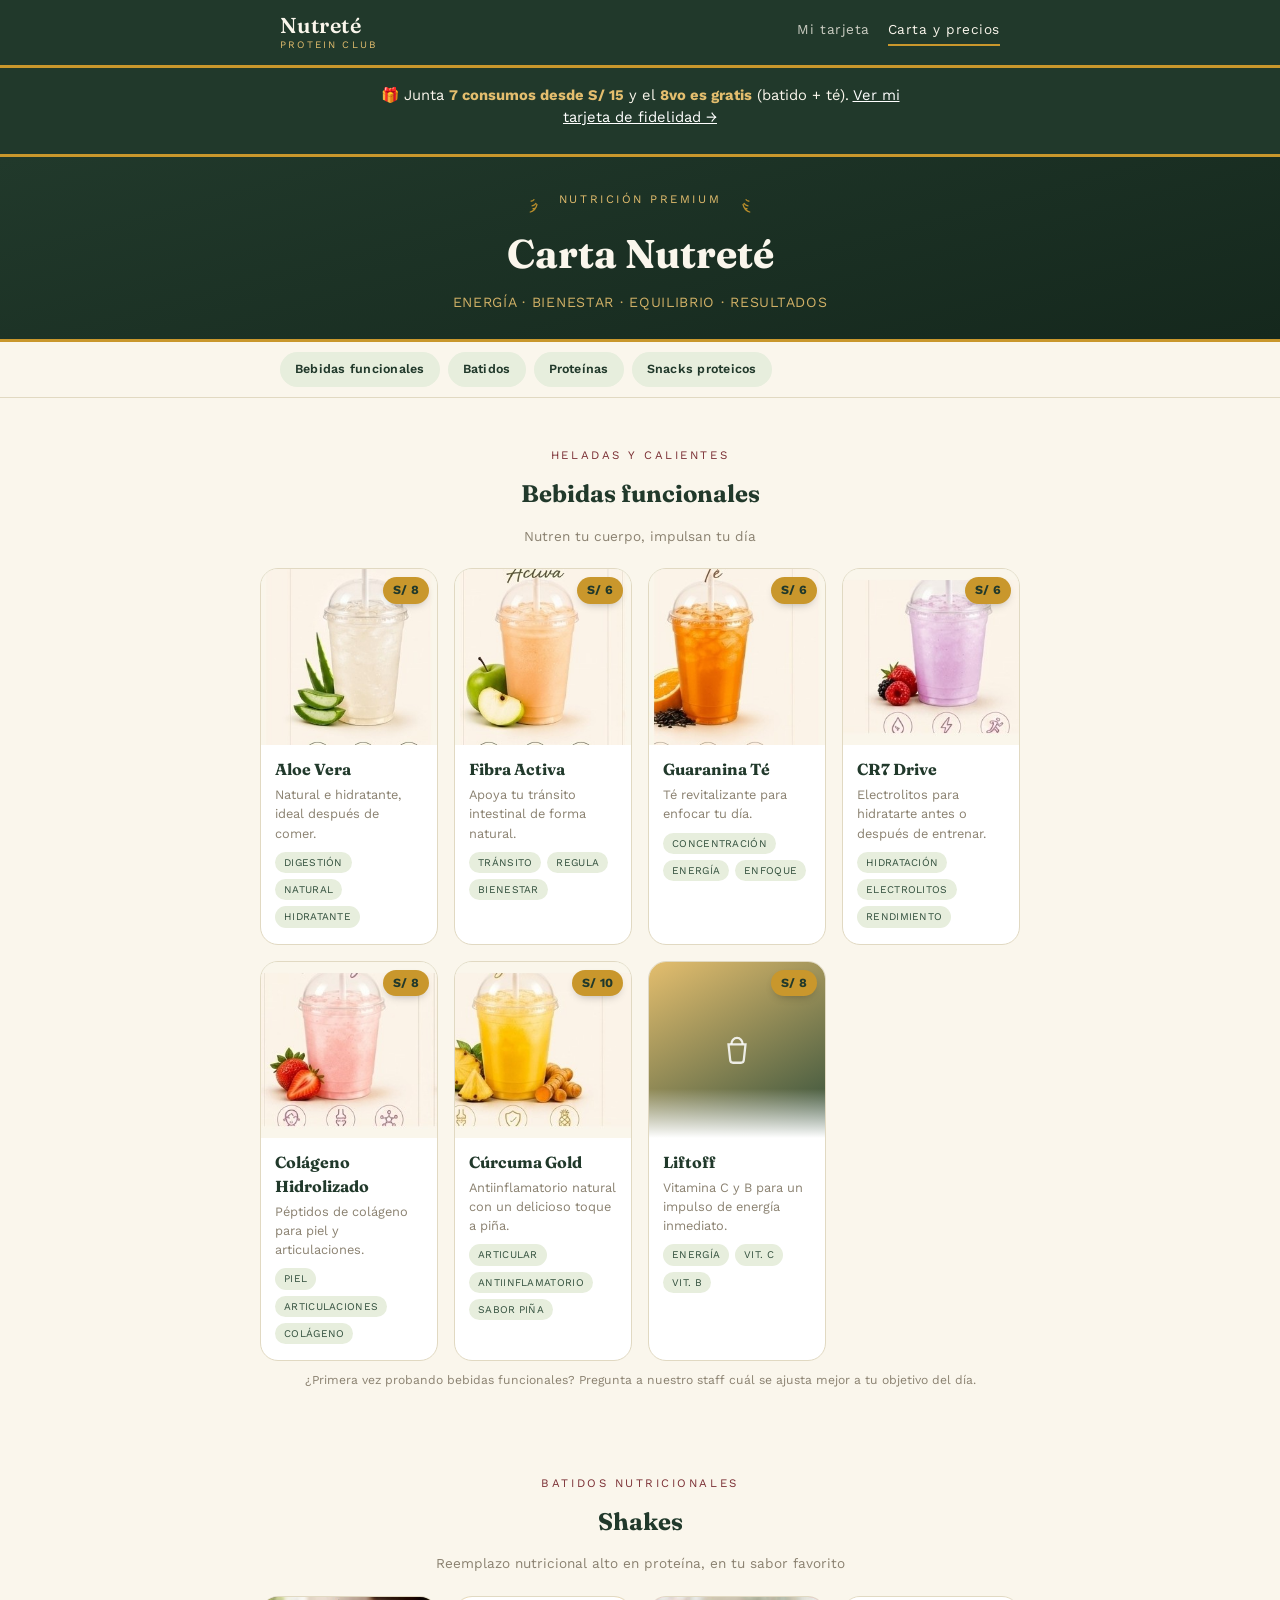
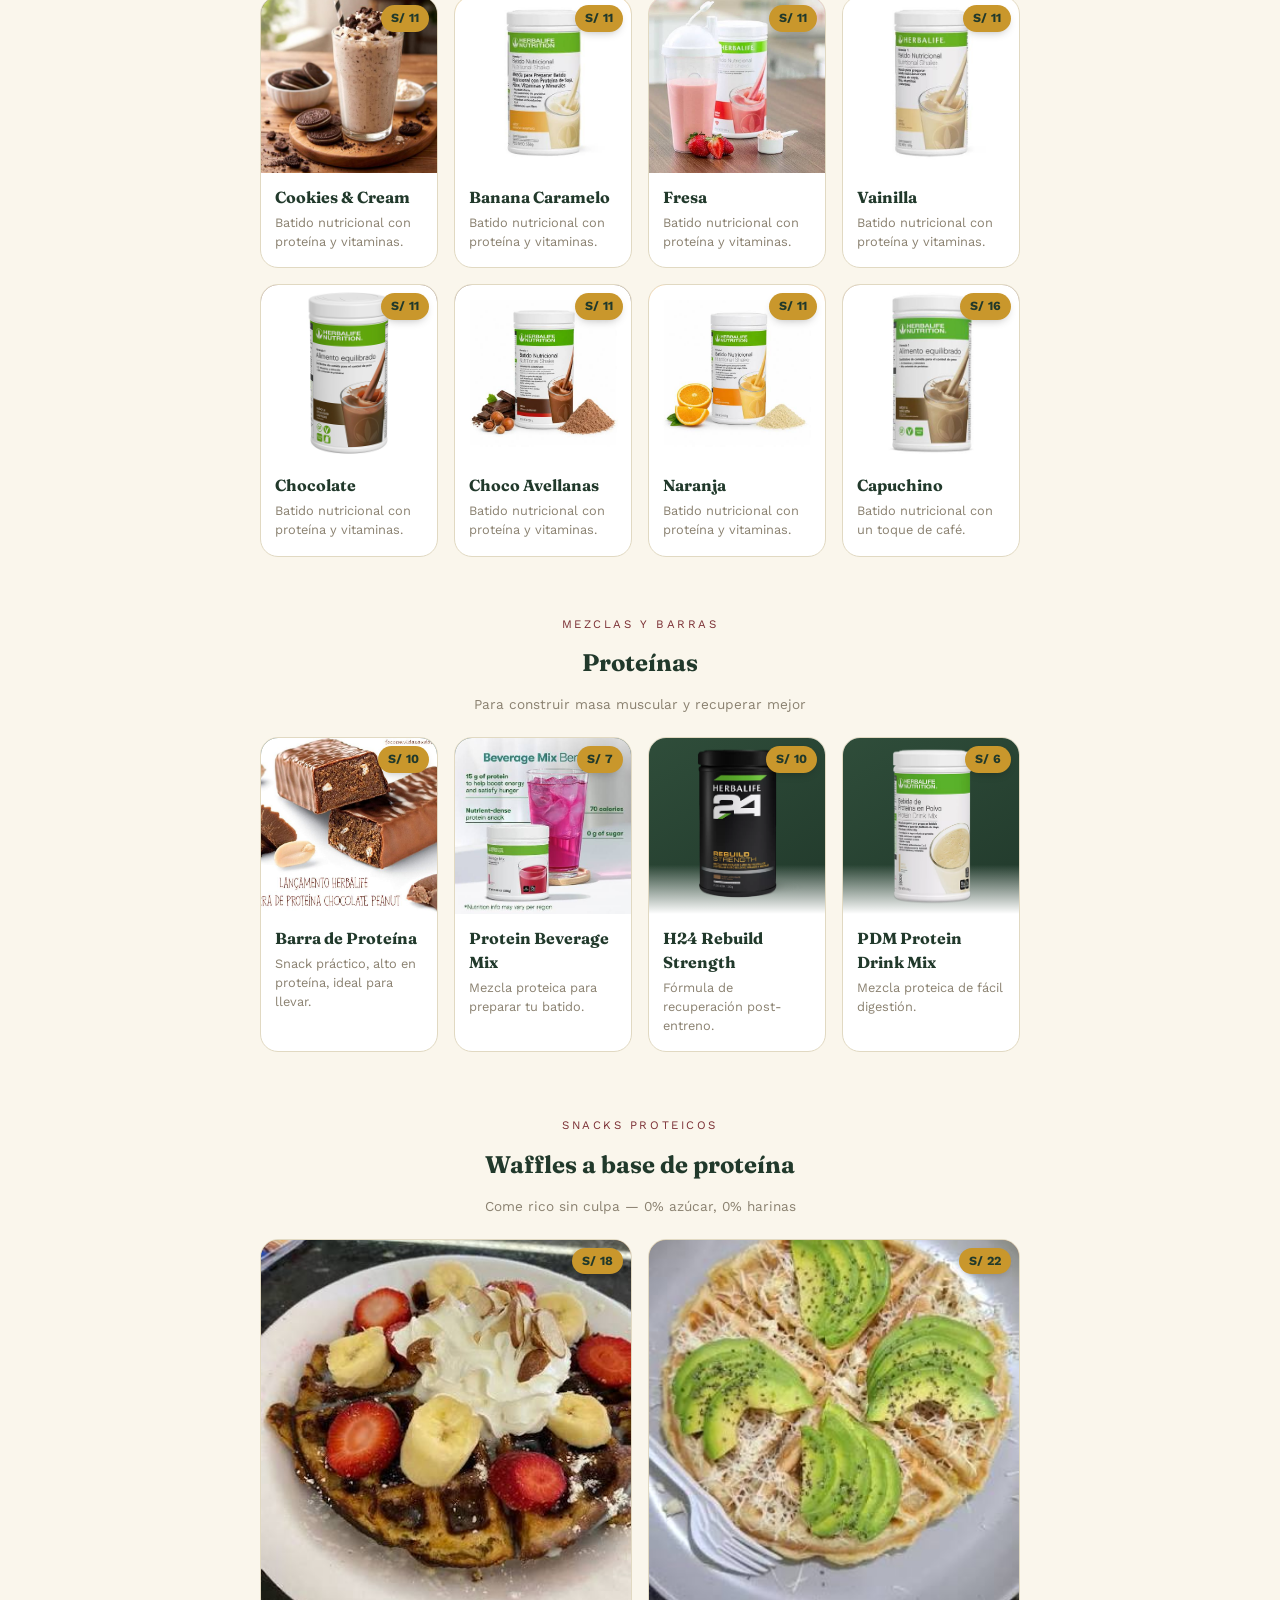
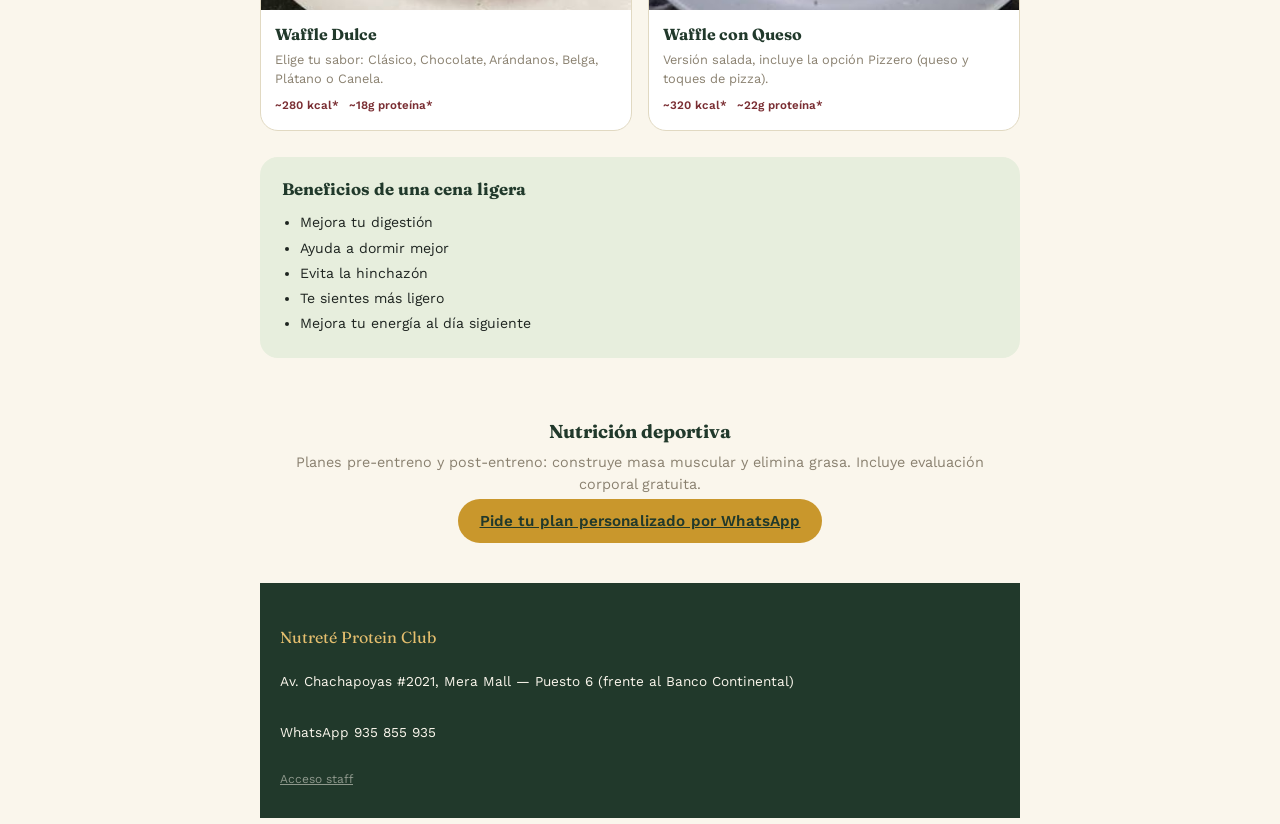
<file: carta.html>
<!DOCTYPE html>
<html lang="es">
<head>
<meta charset="UTF-8">
<meta name="viewport" content="width=device-width, initial-scale=1.0">
<title>Carta y precios · Nutreté Protein Club</title>
<meta name="description" content="Carta de bebidas funcionales, batidos nutricionales, proteínas y snacks proteicos de Nutreté Protein Club, con precios y promociones.">
<link rel="preconnect" href="https://fonts.googleapis.com">
<link href="https://fonts.googleapis.com/css2?family=Fraunces:wght@500;600;700&family=Work+Sans:wght@400;500;600;700&display=swap" rel="stylesheet">
<link rel="stylesheet" href="css/style.css">
</head>
<body>

<!-- reusable icons -->
<svg style="display:none" aria-hidden="true">
  <symbol id="icon-sprig" viewBox="0 0 24 24" fill="none" stroke="currentColor" stroke-width="1.4">
    <path d="M3 21c4-1 7-4 8-9M5 14c2 0 4-1 5-3M4 9c1.5 0 3-.7 4-2M6 17c1.5.3 3-.2 4-1.5"/>
  </symbol>
  <symbol id="icon-cup" viewBox="0 0 24 24" fill="none" stroke="currentColor" stroke-width="1.6">
    <path d="M6 8h12l-1.2 11.2a2 2 0 0 1-2 1.8H9.2a2 2 0 0 1-2-1.8L6 8z"/>
    <path d="M8 8c0-2.5 1.8-4.5 4-4.5S16 5.5 16 8"/>
  </symbol>
  <symbol id="icon-spark" viewBox="0 0 24 24" fill="none" stroke="currentColor" stroke-width="1.6">
    <path d="M13 2 4 14h6l-1 8 9-12h-6l1-8z"/>
  </symbol>
  <symbol id="icon-waffle" viewBox="0 0 24 24" fill="none" stroke="currentColor" stroke-width="1.6">
    <rect x="3.5" y="3.5" width="17" height="17" rx="2"/>
    <path d="M3.5 9.5h17M3.5 14.5h17M9 3.5v17M15 3.5v17"/>
  </symbol>
</svg>

<header class="topbar">
  <div class="wrap">
    <a href="index.html" class="brand">
      <strong>Nutreté</strong>
      <span>Protein Club</span>
    </a>
    <nav class="nav-links">
      <a href="index.html">Mi tarjeta</a>
      <a href="carta.html" class="active">Carta y precios</a>
    </nav>
  </div>
</header>

<div class="promo-banner">
  <p>🎁 Junta <strong>7 consumos desde S/ 15</strong> y el <strong>8vo es gratis</strong> (batido + té). <a href="index.html" style="color:#fff;text-decoration:underline;">Ver mi tarjeta de fidelidad →</a></p>
</div>

<section class="menu-hero">
  <div class="sprig-row">
    <svg class="sprig"><use href="#icon-sprig"/></svg>
    <span class="eyebrow">Nutrición Premium</span>
    <svg class="sprig"><use href="#icon-sprig"/></svg>
  </div>
  <h1>Carta Nutreté</h1>
  <p>Energía · Bienestar · Equilibrio · Resultados</p>
</section>

<nav class="cat-nav">
  <div class="wrap">
    <a href="#bebidas">Bebidas funcionales</a>
    <a href="#batidos">Batidos</a>
    <a href="#proteinas">Proteínas</a>
    <a href="#waffles">Snacks proteicos</a>
  </div>
</nav>

<!-- ============ BEBIDAS FUNCIONALES ============ -->
<section id="bebidas" class="menu-section wrap">
  <div class="head">
    <span class="eyebrow">Heladas y calientes</span>
    <h2>Bebidas funcionales</h2>
    <p class="section-sub">Nutren tu cuerpo, impulsan tu día</p>
  </div>

  <div class="menu-grid">

    <div class="menu-item">
      <div class="menu-photo">
        <span class="price-chip">S/ 8</span>
        <img src="images/bebidas/aloe-vera.jpg" alt="Aloe Vera" loading="lazy">
      </div>
      <div class="body">
        <h3>Aloe Vera</h3>
        <p>Natural e hidratante, ideal después de comer.</p>
        <div class="tags"><span class="tag">Digestión</span><span class="tag">Natural</span><span class="tag">Hidratante</span></div>
      </div>
    </div>

    <div class="menu-item">
      <div class="menu-photo">
        <span class="price-chip">S/ 6</span>
        <img src="images/bebidas/fibra-activa.jpg" alt="Fibra Activa" loading="lazy">
      </div>
      <div class="body">
        <h3>Fibra Activa</h3>
        <p>Apoya tu tránsito intestinal de forma natural.</p>
        <div class="tags"><span class="tag">Tránsito</span><span class="tag">Regula</span><span class="tag">Bienestar</span></div>
      </div>
    </div>

    <div class="menu-item">
      <div class="menu-photo">
        <span class="price-chip">S/ 6</span>
        <img src="images/bebidas/guaranina-te.jpg" alt="Guaranina Té" loading="lazy">
      </div>
      <div class="body">
        <h3>Guaranina Té</h3>
        <p>Té revitalizante para enfocar tu día.</p>
        <div class="tags"><span class="tag">Concentración</span><span class="tag">Energía</span><span class="tag">Enfoque</span></div>
      </div>
    </div>

    <div class="menu-item">
      <div class="menu-photo">
        <span class="price-chip">S/ 6</span>
        <img src="images/bebidas/cr7-drive.jpg" alt="CR7 Drive Electrolitos" loading="lazy">
      </div>
      <div class="body">
        <h3>CR7 Drive</h3>
        <p>Electrolitos para hidratarte antes o después de entrenar.</p>
        <div class="tags"><span class="tag">Hidratación</span><span class="tag">Electrolitos</span><span class="tag">Rendimiento</span></div>
      </div>
    </div>

    <div class="menu-item">
      <div class="menu-photo">
        <span class="price-chip">S/ 8</span>
        <img src="images/bebidas/colageno.jpg" alt="Colágeno Hidrolizado" loading="lazy">
      </div>
      <div class="body">
        <h3>Colágeno Hidrolizado</h3>
        <p>Péptidos de colágeno para piel y articulaciones.</p>
        <div class="tags"><span class="tag">Piel</span><span class="tag">Articulaciones</span><span class="tag">Colágeno</span></div>
      </div>
    </div>

    <div class="menu-item">
      <div class="menu-photo">
        <span class="price-chip">S/ 10</span>
        <img src="images/bebidas/curcuma-gold.jpg" alt="Cúrcuma Gold" loading="lazy">
      </div>
      <div class="body">
        <h3>Cúrcuma Gold</h3>
        <p>Antiinflamatorio natural con un delicioso toque a piña.</p>
        <div class="tags"><span class="tag">Articular</span><span class="tag">Antiinflamatorio</span><span class="tag">Sabor piña</span></div>
      </div>
    </div>

    <div class="menu-item">
      <div class="menu-photo fl-drink">
        <span class="price-chip">S/ 8</span>
        <div class="photo-fallback"><svg><use href="#icon-cup"/></svg></div>
      </div>
      <div class="body">
        <h3>Liftoff</h3>
        <p>Vitamina C y B para un impulso de energía inmediato.</p>
        <div class="tags"><span class="tag">Energía</span><span class="tag">Vit. C</span><span class="tag">Vit. B</span></div>
      </div>
    </div>

  </div>
  <p class="section-note">¿Primera vez probando bebidas funcionales? Pregunta a nuestro staff cuál se ajusta mejor a tu objetivo del día.</p>
</section>

<!-- ============ BATIDOS NUTRICIONALES ============ -->
<section id="batidos" class="menu-section wrap">
  <div class="head">
    <span class="eyebrow">Batidos nutricionales</span>
    <h2>Shakes</h2>
    <p class="section-sub">Reemplazo nutricional alto en proteína, en tu sabor favorito</p>
  </div>

  <div class="menu-grid">

    <div class="menu-item">
      <div class="menu-photo fl-cookies"><span class="price-chip">S/ 11</span><img src="images/batidos/cookies-cream.jpg" alt="Shake Cookies & Cream" loading="lazy" onerror="this.remove()"><div class="photo-fallback"><svg><use href="#icon-cup"/></svg></div></div>
      <div class="body"><h3>Cookies &amp; Cream</h3><p>Batido nutricional con proteína y vitaminas.</p></div>
    </div>

    <div class="menu-item">
      <div class="menu-photo fl-banana"><span class="price-chip">S/ 11</span><img src="images/batidos/banana-caramelo.jpg" alt="Shake Banana Caramelo" loading="lazy" onerror="this.remove()"><div class="photo-fallback"><svg><use href="#icon-cup"/></svg></div></div>
      <div class="body"><h3>Banana Caramelo</h3><p>Batido nutricional con proteína y vitaminas.</p></div>
    </div>

    <div class="menu-item">
      <div class="menu-photo fl-fresa"><span class="price-chip">S/ 11</span><img src="images/batidos/fresa.jpg" alt="Shake Fresa" loading="lazy" onerror="this.remove()"><div class="photo-fallback"><svg><use href="#icon-cup"/></svg></div></div>
      <div class="body"><h3>Fresa</h3><p>Batido nutricional con proteína y vitaminas.</p></div>
    </div>

    <div class="menu-item">
      <div class="menu-photo fl-vainilla"><span class="price-chip">S/ 11</span><img src="images/batidos/vainilla.jpg" alt="Shake Vainilla" loading="lazy" onerror="this.remove()"><div class="photo-fallback"><svg><use href="#icon-cup"/></svg></div></div>
      <div class="body"><h3>Vainilla</h3><p>Batido nutricional con proteína y vitaminas.</p></div>
    </div>

    <div class="menu-item">
      <div class="menu-photo fl-chocolate"><span class="price-chip">S/ 11</span><img src="images/batidos/chocolate.jpg" alt="Shake Chocolate" loading="lazy" onerror="this.remove()"><div class="photo-fallback"><svg><use href="#icon-cup"/></svg></div></div>
      <div class="body"><h3>Chocolate</h3><p>Batido nutricional con proteína y vitaminas.</p></div>
    </div>

    <div class="menu-item">
      <div class="menu-photo fl-avellana"><span class="price-chip">S/ 11</span><img src="images/batidos/choco-avellanas.jpg" alt="Shake Choco Avellanas" loading="lazy" onerror="this.remove()"><div class="photo-fallback"><svg><use href="#icon-cup"/></svg></div></div>
      <div class="body"><h3>Choco Avellanas</h3><p>Batido nutricional con proteína y vitaminas.</p></div>
    </div>

    <div class="menu-item">
      <div class="menu-photo fl-naranja"><span class="price-chip">S/ 11</span><img src="images/batidos/naranja.jpg" alt="Shake Naranja" loading="lazy" onerror="this.remove()"><div class="photo-fallback"><svg><use href="#icon-cup"/></svg></div></div>
      <div class="body"><h3>Naranja</h3><p>Batido nutricional con proteína y vitaminas.</p></div>
    </div>

    <div class="menu-item">
      <div class="menu-photo fl-capuchino"><span class="price-chip">S/ 16</span><img src="images/batidos/capuchino.jpg" alt="Shake Capuchino" loading="lazy" onerror="this.remove()"><div class="photo-fallback"><svg><use href="#icon-cup"/></svg></div></div>
      <div class="body"><h3>Capuchino</h3><p>Batido nutricional con un toque de café.</p></div>
    </div>

  </div>
 

<!-- ============ PROTEÍNAS ============ -->
<section id="proteinas" class="menu-section wrap">
  <div class="head">
    <span class="eyebrow">Mezclas y barras</span>
    <h2>Proteínas</h2>
    <p class="section-sub">Para construir masa muscular y recuperar mejor</p>
  </div>

  <div class="menu-grid">

    <div class="menu-item">
      <div class="menu-photo fl-protein"><span class="price-chip">S/ 10</span><img src="images/proteinas/barra-proteina.jpg" alt="Barra de Proteína" loading="lazy" onerror="this.remove()"><div class="photo-fallback"><svg><use href="#icon-spark"/></svg></div></div>
      <div class="body"><h3>Barra de Proteína</h3><p>Snack práctico, alto en proteína, ideal para llevar.</p></div>
    </div>

    <div class="menu-item">
      <div class="menu-photo fl-protein"><span class="price-chip">S/ 7</span><img src="images/proteinas/protein-beverage-mix.jpg" alt="Protein Beverage Mix" loading="lazy" onerror="this.remove()"><div class="photo-fallback"><svg><use href="#icon-spark"/></svg></div></div>
      <div class="body"><h3>Protein Beverage Mix</h3><p>Mezcla proteica para preparar tu batido.</p></div>
    </div>

    <div class="menu-item">
      <div class="menu-photo fl-protein"><span class="price-chip">S/ 10</span><img src="images/proteinas/h24-rebuild-strength.jpg" alt="H24 Rebuild Strength" loading="lazy" onerror="this.remove()"><div class="photo-fallback"><svg><use href="#icon-spark"/></svg></div></div>
      <div class="body"><h3>H24 Rebuild Strength</h3><p>Fórmula de recuperación post-entreno.</p></div>
    </div>

    <div class="menu-item">
      <div class="menu-photo fl-protein"><span class="price-chip">S/ 6</span><img src="images/proteinas/pdm-protein-drink-mix.jpg" alt="PDM Protein Drink Mix" loading="lazy" onerror="this.remove()"><div class="photo-fallback"><svg><use href="#icon-spark"/></svg></div></div>
      <div class="body"><h3>PDM Protein Drink Mix</h3><p>Mezcla proteica de fácil digestión.</p></div>
    </div>

  </div>
</section>

<!-- ============ SNACKS PROTEICOS (WAFFLES) ============ -->
<section id="waffles" class="menu-section wrap">
  <div class="head">
    <span class="eyebrow">Snacks proteicos</span>
    <h2>Waffles a base de proteína</h2>
    <p class="section-sub">Come rico sin culpa — 0% azúcar, 0% harinas</p>
  </div>

  <div class="menu-grid">

    <div class="menu-item">
      <div class="menu-photo fl-waffle"><span class="price-chip">S/ 18</span><img src="images/waffles/waffle-dulce.jpg" alt="Waffle Dulce" loading="lazy" onerror="this.remove()"><div class="photo-fallback"><svg><use href="#icon-waffle"/></svg></div></div>
      <div class="body">
        <h3>Waffle Dulce</h3>
        <p>Elige tu sabor: Clásico, Chocolate, Arándanos, Belga, Plátano o Canela.</p>
        <div class="macro-row"><span>~280 kcal*</span><span>~18g proteína*</span></div>
      </div>
    </div>

    <div class="menu-item">
      <div class="menu-photo fl-waffle"><span class="price-chip">S/ 22</span><img src="images/waffles/waffle-queso.jpg" alt="Waffle con Queso" loading="lazy" onerror="this.remove()"><div class="photo-fallback"><svg><use href="#icon-waffle"/></svg></div></div>
      <div class="body">
        <h3>Waffle con Queso</h3>
        <p>Versión salada, incluye la opción Pizzero (queso y toques de pizza).</p>
        <div class="macro-row"><span>~320 kcal*</span><span>~22g proteína*</span></div>
      </div>
    </div>

  </div>


  <div class="benefits-box">
    <h3>Beneficios de una cena ligera</h3>
    <ul>
      <li>Mejora tu digestión</li>
      <li>Ayuda a dormir mejor</li>
      <li>Evita la hinchazón</li>
      <li>Te sientes más ligero</li>
      <li>Mejora tu energía al día siguiente</li>
    </ul>
  </div>
</section>

<section class="plan-cta wrap">
  <h3>Nutrición deportiva</h3>
  <p>Planes pre-entreno y post-entreno: construye masa muscular y elimina grasa. Incluye evaluación corporal gratuita.</p>
  <a href="https://wa.me/51935855935" class="btn gold">Pide tu plan personalizado por WhatsApp</a>
</section>

<footer>
  <div class="wrap">
    <p class="foot-brand">Nutreté Protein Club</p>
    <p>Av. Chachapoyas #2021, Mera Mall — Puesto 6 (frente al Banco Continental)</p>
    <p>WhatsApp 935 855 935</p>
    <a href="admin.html" class="staff-link">Acceso staff</a>
  </div>
</footer>

</body>
</html>
</file>
<file: css/style.css>
/* =========================================================
   NUTRETÉ PROTEIN CLUB — hoja de estilos compartida
   ========================================================= */

:root {
  --cream: #FAF6EC;
  --paper: #FFFFFF;
  --forest: #21392B;
  --forest-light: #2F4D3A;
  --oxblood: #7A2E33;
  --gold: #C9972C;
  --gold-light: #E4BE6E;
  --sage: #E7EEDD;
  --ink: #1E2420;
  --muted: #8A8170;
  --line: #E1D9C2;

  --display: "Fraunces", Georgia, serif;
  --body: "Work Sans", -apple-system, Segoe UI, sans-serif;

  --radius: 18px;
  --container: 760px;
}

* { box-sizing: border-box; }

html { scroll-behavior: smooth; }

body {
  margin: 0;
  background: var(--cream);
  color: var(--ink);
  font-family: var(--body);
  line-height: 1.5;
  -webkit-font-smoothing: antialiased;
}

a { color: inherit; }

img, svg { display: block; max-width: 100%; }

button {
  font-family: inherit;
  cursor: pointer;
}

:focus-visible {
  outline: 3px solid var(--oxblood);
  outline-offset: 2px;
}

.wrap {
  width: 100%;
  max-width: var(--container);
  margin: 0 auto;
  padding: 0 20px;
}

/* ---------- top bar ---------- */

.topbar {
  background: var(--forest);
  color: var(--cream);
  border-bottom: 3px solid var(--gold);
}

.topbar .wrap {
  display: flex;
  align-items: center;
  justify-content: space-between;
  padding-top: 14px;
  padding-bottom: 14px;
  gap: 12px;
}

.brand {
  display: flex;
  flex-direction: column;
  line-height: 1.1;
  text-decoration: none;
  color: var(--cream);
}

.brand strong {
  font-family: var(--display);
  font-size: 1.35rem;
  font-weight: 600;
  letter-spacing: 0.02em;
}

.brand span {
  font-size: 0.62rem;
  letter-spacing: 0.22em;
  text-transform: uppercase;
  color: var(--gold-light);
  margin-top: 2px;
}

.nav-links {
  display: flex;
  gap: 18px;
  font-size: 0.85rem;
  letter-spacing: 0.04em;
}

.nav-links a {
  text-decoration: none;
  color: var(--cream);
  opacity: 0.78;
  padding-bottom: 4px;
  border-bottom: 2px solid transparent;
  transition: opacity .2s, border-color .2s;
}

.nav-links a.active,
.nav-links a:hover {
  opacity: 1;
  border-color: var(--gold);
}

/* ---------- hero ---------- */

.hero {
  padding: 38px 0 28px;
  text-align: center;
}

.eyebrow {
  display: inline-block;
  font-size: 0.72rem;
  letter-spacing: 0.22em;
  text-transform: uppercase;
  color: var(--oxblood);
  margin-bottom: 10px;
}

.hero h1 {
  font-family: var(--display);
  font-size: clamp(1.7rem, 5vw, 2.4rem);
  margin: 0 0 10px;
  color: var(--forest);
  font-weight: 600;
}

.hero p {
  max-width: 480px;
  margin: 0 auto;
  color: var(--ink);
  opacity: 0.82;
  font-size: 0.98rem;
}

/* ---------- lookup form ---------- */

.lookup {
  display: flex;
  gap: 8px;
  max-width: 380px;
  margin: 22px auto 0;
}

.lookup input {
  flex: 1;
  border: 2px solid var(--line);
  background: var(--paper);
  border-radius: 999px;
  padding: 13px 18px;
  font-size: 1rem;
  font-family: var(--body);
  color: var(--ink);
}

.lookup input:focus { border-color: var(--oxblood); }

.btn {
  border: none;
  border-radius: 999px;
  padding: 13px 22px;
  font-weight: 600;
  font-size: 0.95rem;
  letter-spacing: 0.01em;
  background: var(--oxblood);
  color: var(--cream);
  transition: transform .15s, background .2s;
}

.btn:hover { background: #5e2327; }
.btn:active { transform: scale(0.97); }

.btn.gold {
  background: var(--gold);
  color: var(--forest);
}
.btn.gold:hover { background: var(--gold-light); }

.btn.ghost {
  background: transparent;
  color: var(--forest);
  border: 2px solid var(--forest);
}
.btn.ghost:hover { background: var(--forest); color: var(--cream); }

.btn.block { width: 100%; }
.btn[disabled] { opacity: 0.45; cursor: not-allowed; }

.helper-text {
  font-size: 0.8rem;
  color: var(--muted);
  margin-top: 10px;
}

.error-text {
  font-size: 0.85rem;
  color: var(--oxblood);
  margin-top: 10px;
  display: none;
}
.error-text.show { display: block; }

/* ---------- card section / signature stamp ring ---------- */

.card-section { padding: 10px 0 50px; }

.card-panel {
  display: none;
  background: var(--paper);
  border: 1px solid var(--line);
  border-radius: 24px;
  padding: 30px 20px 26px;
  max-width: 420px;
  margin: 0 auto;
  box-shadow: 0 18px 40px -22px rgba(33,57,43,0.35);
}
.card-panel.show { display: block; }

.card-panel .cliente-nombre {
  text-align: center;
  font-family: var(--display);
  color: var(--forest);
  font-size: 1.1rem;
  margin: 0 0 4px;
}

.card-panel .cliente-sub {
  text-align: center;
  font-size: 0.78rem;
  color: var(--muted);
  letter-spacing: 0.05em;
  margin-bottom: 6px;
}

.stamp-ring {
  position: relative;
  width: min(300px, 84vw);
  aspect-ratio: 300 / 268;
  margin: 18px auto 6px;
}

.stamp {
  position: absolute;
  width: 15%;
  aspect-ratio: 1;
  transform: translate(-50%, -50%);
  border-radius: 50%;
  background: var(--cream);
  border: 2px solid var(--line);
  color: var(--muted);
  display: flex;
  align-items: center;
  justify-content: center;
  font-weight: 700;
  font-size: 0.78rem;
  transition: background .35s, border-color .35s, color .35s, transform .35s;
}

.stamp[data-i="1"] { left: 6.7%;  top: 74%; }
.stamp[data-i="2"] { left: 12.5%; top: 49%; }
.stamp[data-i="3"] { left: 28.3%; top: 30%; }
.stamp[data-i="4"] { left: 50%;   top: 23%; }
.stamp[data-i="5"] { left: 71.7%; top: 30%; }
.stamp[data-i="6"] { left: 87.5%; top: 49%; }
.stamp[data-i="7"] { left: 93.3%; top: 74%; }

.stamp.filled {
  background: var(--gold);
  border-color: var(--gold);
  color: var(--paper);
  box-shadow: 0 6px 14px -4px rgba(201,151,44,0.55);
  transform: translate(-50%, -50%) scale(1.07);
}

.medal {
  position: absolute;
  left: 50%;
  top: 89%;
  transform: translate(-50%, -50%);
  width: 32%;
  aspect-ratio: 1;
  border-radius: 50%;
  background: var(--paper);
  border: 3px solid var(--line);
  display: flex;
  flex-direction: column;
  align-items: center;
  justify-content: center;
  color: var(--muted);
  text-align: center;
  padding: 4px;
}

.medal svg { width: 26px; height: 26px; margin-bottom: 2px; }

.medal small {
  font-size: 0.56rem;
  letter-spacing: 0.06em;
  text-transform: uppercase;
  font-weight: 700;
}

.medal.unlocked {
  border-color: var(--gold);
  background: linear-gradient(150deg, var(--gold-light), var(--gold));
  color: var(--forest);
  animation: pulse 2.6s ease-in-out infinite;
}

@keyframes pulse {
  0%, 100% { box-shadow: 0 0 0 0 rgba(201,151,44,0.45); }
  50% { box-shadow: 0 0 0 10px rgba(201,151,44,0); }
}

@media (prefers-reduced-motion: reduce) {
  .medal.unlocked { animation: none; }
  .stamp, .medal { transition: none; }
}

.progress-text {
  text-align: center;
  margin-top: 16px;
  font-size: 0.95rem;
  color: var(--forest);
}

.progress-text strong { color: var(--oxblood); }

.reward-banner {
  display: none;
  margin-top: 14px;
  background: var(--sage);
  border: 1px solid var(--gold);
  border-radius: 14px;
  padding: 12px 14px;
  text-align: center;
  font-size: 0.9rem;
  color: var(--forest);
}
.reward-banner.show { display: block; }

.not-found {
  display: none;
  max-width: 420px;
  margin: 0 auto;
  text-align: center;
  background: var(--paper);
  border: 1px dashed var(--line);
  border-radius: 18px;
  padding: 22px;
  color: var(--ink);
  font-size: 0.92rem;
}
.not-found.show { display: block; }

/* ---------- faq ---------- */

.faq {
  max-width: 560px;
  margin: 0 auto;
  padding: 0 0 50px;
}

.faq h2 {
  font-family: var(--display);
  color: var(--forest);
  font-size: 1.2rem;
  text-align: center;
  margin-bottom: 14px;
}

.faq details {
  background: var(--paper);
  border: 1px solid var(--line);
  border-radius: 14px;
  padding: 14px 16px;
  margin-bottom: 10px;
}

.faq summary {
  font-weight: 600;
  color: var(--forest-light);
  cursor: pointer;
}

.faq p {
  margin: 10px 0 0;
  font-size: 0.9rem;
  color: var(--ink);
  opacity: 0.85;
}

/* ---------- menu (carta.html) ---------- */

.promo-banner {
  background: var(--forest);
  color: var(--cream);
  text-align: center;
  padding: 16px 18px;
  border-bottom: 3px solid var(--gold);
}

.promo-banner p {
  margin: 0 0 10px;
  font-size: 0.92rem;
  max-width: 560px;
  margin-left: auto;
  margin-right: auto;
}

.promo-banner strong { color: var(--gold-light); }

/* ---- premium menu hero ---- */

.menu-hero {
  background: linear-gradient(165deg, var(--forest) 0%, #15281d 100%);
  color: var(--cream);
  text-align: center;
  padding: 34px 20px 26px;
  border-bottom: 3px solid var(--gold);
  position: relative;
  overflow: hidden;
}

.menu-hero .sprig {
  width: 22px;
  height: 22px;
  color: var(--gold);
  opacity: 0.9;
}

.menu-hero .sprig-row {
  display: flex;
  align-items: center;
  justify-content: center;
  gap: 10px;
  margin-bottom: 6px;
}

.menu-hero .sprig-row svg:last-child { transform: scaleX(-1); }

.menu-hero .eyebrow { color: var(--gold-light); }

.menu-hero h1 {
  font-family: var(--display);
  font-size: clamp(1.8rem, 6vw, 2.5rem);
  margin: 4px 0 8px;
  color: var(--cream);
}

.menu-hero p {
  max-width: 480px;
  margin: 0 auto;
  font-size: 0.88rem;
  letter-spacing: 0.05em;
  text-transform: uppercase;
  color: var(--gold-light);
  opacity: 0.9;
}

/* ---- sticky category nav ---- */

.cat-nav {
  position: sticky;
  top: 0;
  z-index: 20;
  background: var(--cream);
  border-bottom: 1px solid var(--line);
  overflow-x: auto;
  white-space: nowrap;
  -webkit-overflow-scrolling: touch;
  scrollbar-width: none;
}
.cat-nav::-webkit-scrollbar { display: none; }

.cat-nav .wrap {
  display: flex;
  gap: 8px;
  padding-top: 10px;
  padding-bottom: 10px;
}

.cat-nav a {
  flex: 0 0 auto;
  text-decoration: none;
  font-size: 0.78rem;
  font-weight: 600;
  letter-spacing: 0.02em;
  color: var(--forest);
  background: var(--sage);
  border-radius: 999px;
  padding: 7px 14px;
  border: 1px solid transparent;
  transition: background .2s, color .2s;
}

.cat-nav a:hover { background: var(--gold-light); }

.menu-section { padding: 44px 0 6px; scroll-margin-top: 54px; }

.menu-section .head {
  text-align: center;
  margin-bottom: 22px;
}

.menu-section .head .eyebrow { color: var(--oxblood); }

.menu-section h2 {
  font-family: var(--display);
  color: var(--forest);
  font-size: 1.5rem;
  margin: 2px 0 4px;
}

.menu-section .section-sub {
  color: var(--muted);
  font-size: 0.85rem;
}

.menu-grid {
  display: grid;
  grid-template-columns: repeat(auto-fit, minmax(170px, 1fr));
  gap: 16px;
  margin-bottom: 10px;
}

.menu-item {
  background: var(--paper);
  border: 1px solid var(--line);
  border-radius: var(--radius);
  overflow: hidden;
  transition: transform .2s, box-shadow .2s;
}

@media (hover: hover) {
  .menu-item:hover {
    transform: translateY(-3px);
    box-shadow: 0 16px 30px -18px rgba(33,57,43,0.35);
  }
}

.menu-photo {
  position: relative;
  aspect-ratio: 1;
  background: var(--sage);
  overflow: hidden;
}

.menu-photo img {
  position: absolute;
  inset: 0;
  width: 100%;
  height: 100%;
  object-fit: cover;
  z-index: 1;
}

.menu-photo::after {
  content: "";
  position: absolute;
  inset: 0;
  background: linear-gradient(to bottom, rgba(250,246,236,0) 72%, var(--paper) 100%);
  pointer-events: none;
}

.menu-photo .price-chip {
  position: absolute;
  top: 8px;
  right: 8px;
  z-index: 2;
  background: var(--gold);
  color: var(--forest);
  font-weight: 700;
  font-size: 0.78rem;
  padding: 4px 10px;
  border-radius: 999px;
  box-shadow: 0 4px 10px -4px rgba(0,0,0,0.3);
}

.photo-fallback {
  position: absolute;
  inset: 0;
  display: flex;
  align-items: center;
  justify-content: center;
  z-index: 0;
}

.photo-fallback svg { width: 34px; height: 34px; color: rgba(255,255,255,0.85); }

.menu-item .body { padding: 12px 14px 16px; }

.menu-item h3 {
  font-family: var(--display);
  font-size: 1.0rem;
  color: var(--forest);
  margin: 0 0 4px;
}

.menu-item p {
  font-size: 0.8rem;
  color: var(--muted);
  margin: 0;
}

.menu-item .tags {
  display: flex;
  flex-wrap: wrap;
  gap: 6px;
  margin-top: 9px;
}

.tag {
  font-size: 0.64rem;
  letter-spacing: 0.03em;
  text-transform: uppercase;
  background: var(--sage);
  color: var(--forest-light);
  border-radius: 999px;
  padding: 3px 9px;
}

.macro-row {
  display: flex;
  gap: 10px;
  margin-top: 9px;
  font-size: 0.72rem;
  color: var(--oxblood);
  font-weight: 600;
}

/* flavor swatch backgrounds for items without a real photo yet */
.fl-cookies   { background: linear-gradient(150deg, #6b584c, #c9bdae); }
.fl-banana    { background: linear-gradient(150deg, #f3c25f, #c9892e); }
.fl-fresa     { background: linear-gradient(150deg, #f4a9bb, #c85a73); }
.fl-vainilla  { background: linear-gradient(150deg, #f1e3c2, #cdb27f); }
.fl-chocolate { background: linear-gradient(150deg, #7a5036, #3c2415); }
.fl-avellana  { background: linear-gradient(150deg, #6a4a32, #2f1d11); }
.fl-naranja   { background: linear-gradient(150deg, #ffb255, #e1701f); }
.fl-capuchino { background: linear-gradient(150deg, #a17750, #4e3621); }
.fl-protein   { background: linear-gradient(150deg, var(--forest-light), var(--forest)); }
.fl-waffle    { background: linear-gradient(150deg, var(--gold-light), var(--oxblood)); }
.fl-drink     { background: linear-gradient(150deg, var(--gold-light), var(--forest-light)); }

.section-note {
  text-align: center;
  font-size: 0.76rem;
  color: var(--muted);
  margin: 6px 0 30px;
}

.benefits-box {
  background: var(--sage);
  border-radius: var(--radius);
  padding: 20px 22px;
  margin: 26px 0;
}

.benefits-box h3 {
  font-family: var(--display);
  color: var(--forest);
  margin: 0 0 10px;
  font-size: 1.05rem;
}

.benefits-box ul {
  margin: 0;
  padding-left: 18px;
  font-size: 0.88rem;
  color: var(--ink);
}

.benefits-box li { margin-bottom: 4px; }

.plan-cta {
  text-align: center;
  padding: 28px 18px 50px;
}

.plan-cta h3 {
  font-family: var(--display);
  color: var(--forest);
  margin: 0 0 6px;
}

.plan-cta p {
  color: var(--muted);
  font-size: 0.9rem;
  margin: 0 0 14px;
}

/* ---------- footer ---------- */

footer {
  background: var(--forest);
  color: var(--cream);
  padding: 26px 0 30px;
  font-size: 0.85rem;
}

footer .wrap {
  display: flex;
  flex-direction: column;
  gap: 4px;
}

footer .foot-brand {
  font-family: var(--display);
  color: var(--gold-light);
  font-size: 1rem;
  margin-bottom: 4px;
}

footer a.staff-link {
  color: var(--cream);
  opacity: 0.5;
  font-size: 0.75rem;
  text-decoration: underline;
  margin-top: 10px;
  display: inline-block;
}

/* ---------- admin.html ---------- */

.admin-panel {
  max-width: 420px;
  margin: 40px auto 60px;
  background: var(--paper);
  border: 1px solid var(--line);
  border-radius: var(--radius);
  padding: 26px 22px;
}

.admin-panel h1 {
  font-family: var(--display);
  color: var(--forest);
  font-size: 1.3rem;
  margin: 0 0 4px;
  text-align: center;
}

.admin-panel .sub {
  text-align: center;
  color: var(--muted);
  font-size: 0.82rem;
  margin-bottom: 20px;
}

.field { margin-bottom: 14px; }

.field label {
  display: block;
  font-size: 0.8rem;
  font-weight: 600;
  color: var(--forest-light);
  margin-bottom: 6px;
}

.field input {
  width: 100%;
  border: 2px solid var(--line);
  border-radius: 10px;
  padding: 11px 14px;
  font-size: 0.95rem;
  font-family: var(--body);
}
.field input:focus { border-color: var(--oxblood); }

.stack { display: flex; flex-direction: column; gap: 10px; }
.row { display: flex; gap: 10px; }
.row .btn { flex: 1; }

.divider {
  border: none;
  border-top: 1px solid var(--line);
  margin: 20px 0;
}

.cliente-card {
  display: none;
  background: var(--sage);
  border-radius: 14px;
  padding: 16px;
  margin-top: 16px;
}
.cliente-card.show { display: block; }

.cliente-card .row-data {
  display: flex;
  justify-content: space-between;
  font-size: 0.88rem;
  margin-bottom: 6px;
}

.cliente-card .row-data strong { color: var(--forest); }

.toast {
  position: fixed;
  bottom: 22px;
  left: 50%;
  transform: translateX(-50%) translateY(20px);
  background: var(--forest);
  color: var(--cream);
  padding: 12px 20px;
  border-radius: 999px;
  font-size: 0.85rem;
  box-shadow: 0 10px 30px -10px rgba(0,0,0,0.4);
  opacity: 0;
  pointer-events: none;
  transition: opacity .25s, transform .25s;
  z-index: 50;
}
.toast.show {
  opacity: 1;
  transform: translateX(-50%) translateY(0);
}

.logout-link {
  display: block;
  text-align: center;
  margin-top: 18px;
  font-size: 0.8rem;
  color: var(--muted);
  text-decoration: underline;
  background: none;
  border: none;
}
</file>
